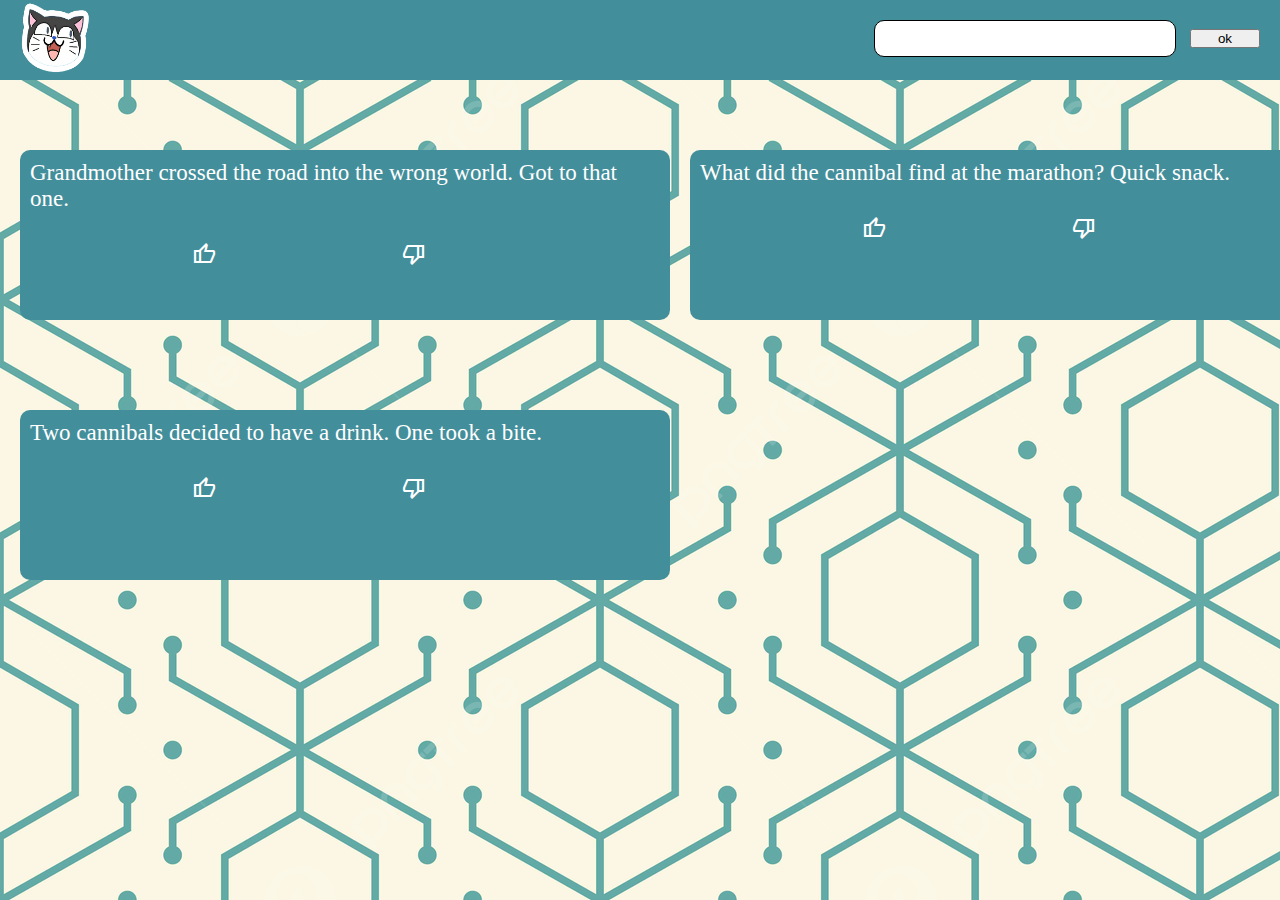
<file: ok.html>
<!DOCTYPE html>
<html lang="en">
<head>
    <meta charset="UTF-8">
    <link rel="stylesheet" href="style.css">
    <link href="https://cdn.jsdelivr.net/npm/bootstrap@5.3.2/dist/css/bootstrap.min.css" rel="stylesheet" integrity="sha384-T3c6CoIi6uLrA9TneNEoa7RxnatzjcDSCmG1MXxSR1GAsXEV/Dwwykc2MPK8M2HN" crossorigin="anonymous">
    <link rel="stylesheet" href="https://fonts.googleapis.com/css2?family=Material+Symbols+Outlined:opsz,wght,FILL,GRAD@20..48,100..700,0..1,-50..200" />
    <title>Document</title>
</head>
<body>
        <header id="header">
            <img src="img/logo.png" alt="">
            <div id="divH">
                <input type="text" id="inp">
                <button  class="btn btn-outline-light" id="bttn">ok</button>
            </div>
        </header>

        <main id="main">
            <div id="box">Grandmother crossed the road into the wrong world.  Got to that one.
                <br>
                <span class="material-symbols-outlined" id="thumb_upB">
                    thumb_up
                    </span>
                <span class="material-symbols-outlined" id="thumb_downB">
                    thumb_down
                    </span>
            </div>
            <div id="box">What did the cannibal find at the marathon? Quick snack.
                <span class="material-symbols-outlined" id="thumb_upB">
                    thumb_up
                    </span>
                <span class="material-symbols-outlined" id="thumb_downB">
                    thumb_down
                    </span>
            </div>
            <div id="box">Two cannibals decided to have a drink.  One took a bite.
                <span class="material-symbols-outlined" id="thumb_upB">
                    thumb_up
                    </span>
                <span class="material-symbols-outlined" id="thumb_downB">
                    thumb_down
                    </span>
            </div>
        </main>    
    <!-- <script src="index.js"></script> -->
</body>
</html>
</file>
<file: style.css>
*{
    padding: 0;
    margin: 0;
}

body{
    background-image: url(img/background.jpg);
}
img{
    width: 70px;
    margin-left: 20px;
}
header{
    background: rgb(67, 142, 155);
    height: 80px;
    display: flex;
    justify-content: space-between;
}
#main{
    display: grid;
    grid-template-columns: 1fr 1fr;
}
#box{
    background: rgb(67, 142, 155);
    width: 70vh;
    height: 150px;
    margin: 70px 0 20px 20px;
    padding: 10px;
    border-radius: 10px;
    color: white;
    font-size: 23px;
}
#divH{
    margin-right: 20px;
    margin-top: 20px;
}
#bttn{
    width: 70px;
    margin-left: 10px;
}
#inp{
    height: 35px;
    width: 300px;
    border: 1px solid black;
    border-radius: 10px;
}
#thumb_upB{
    margin-top: 30px;
    margin-left: 18vh;
}
#thumb_downB{
    margin-left: 20vh;
}
</file>
